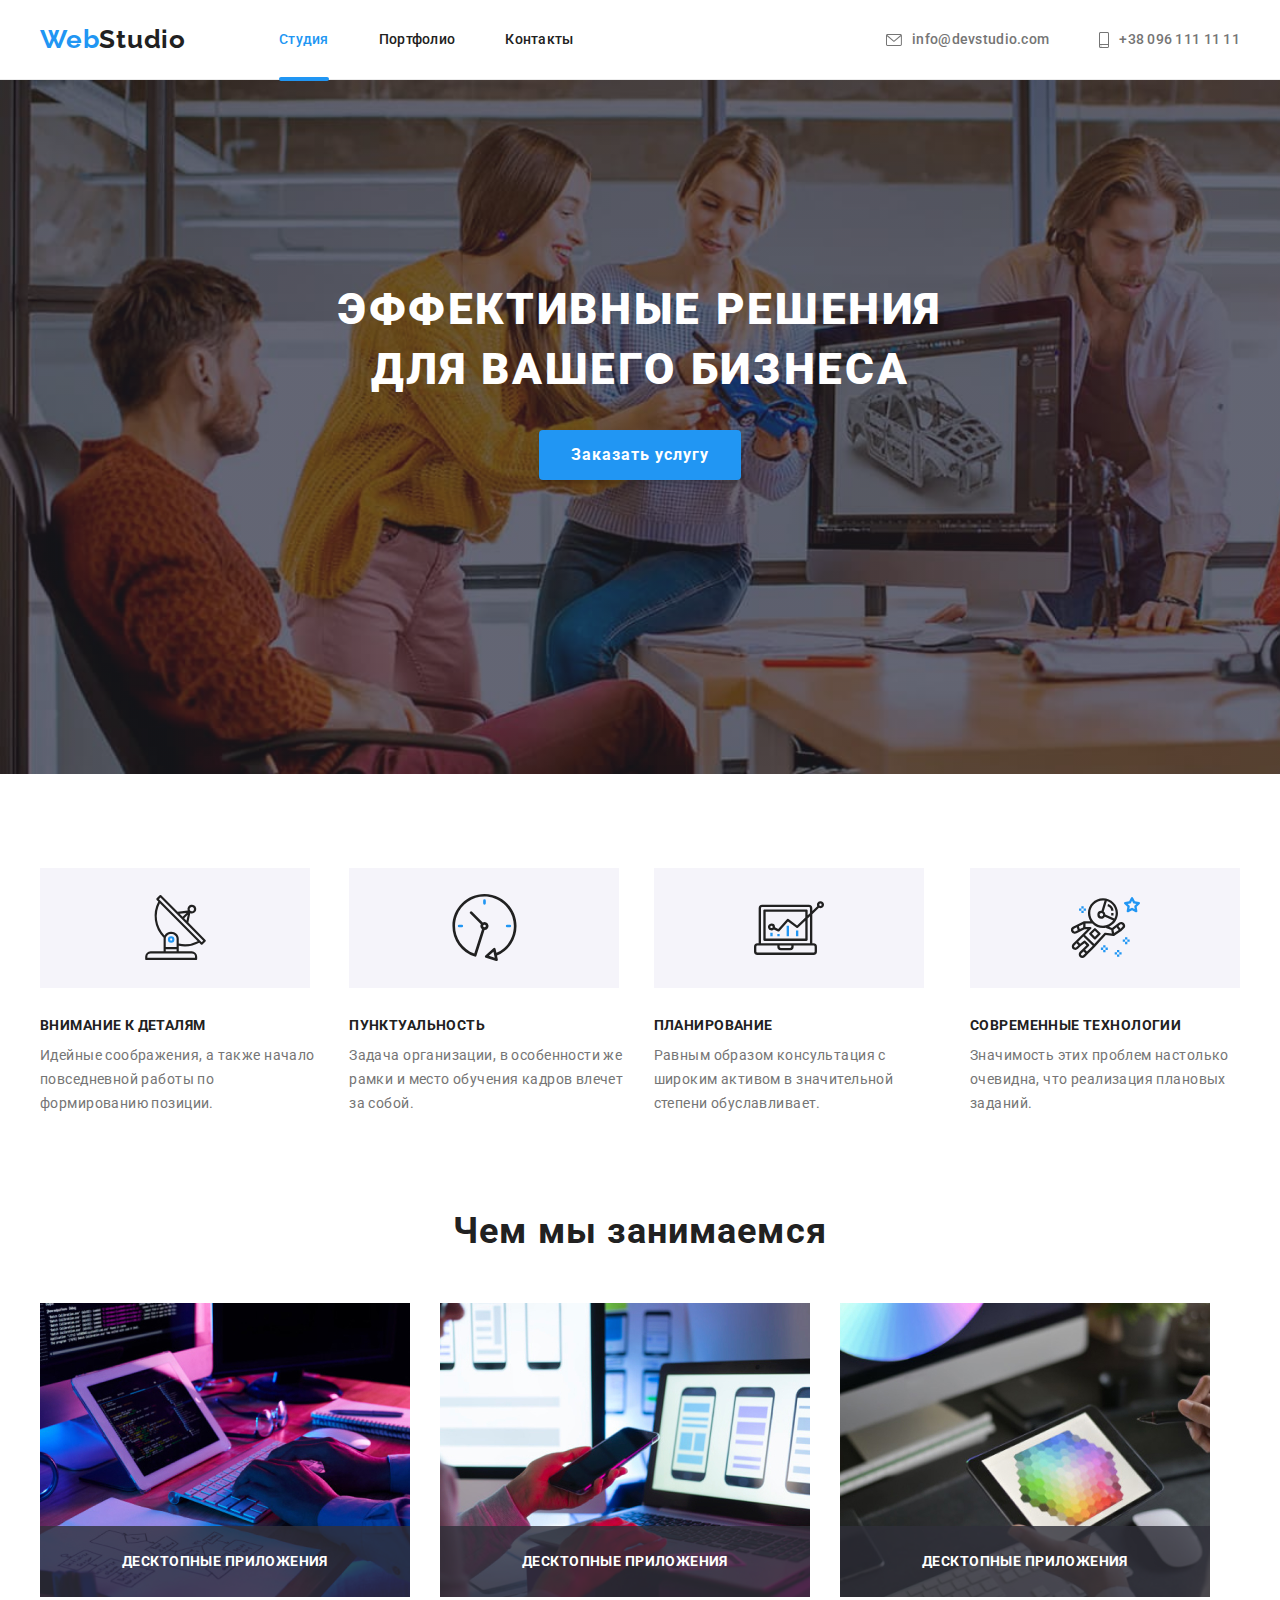
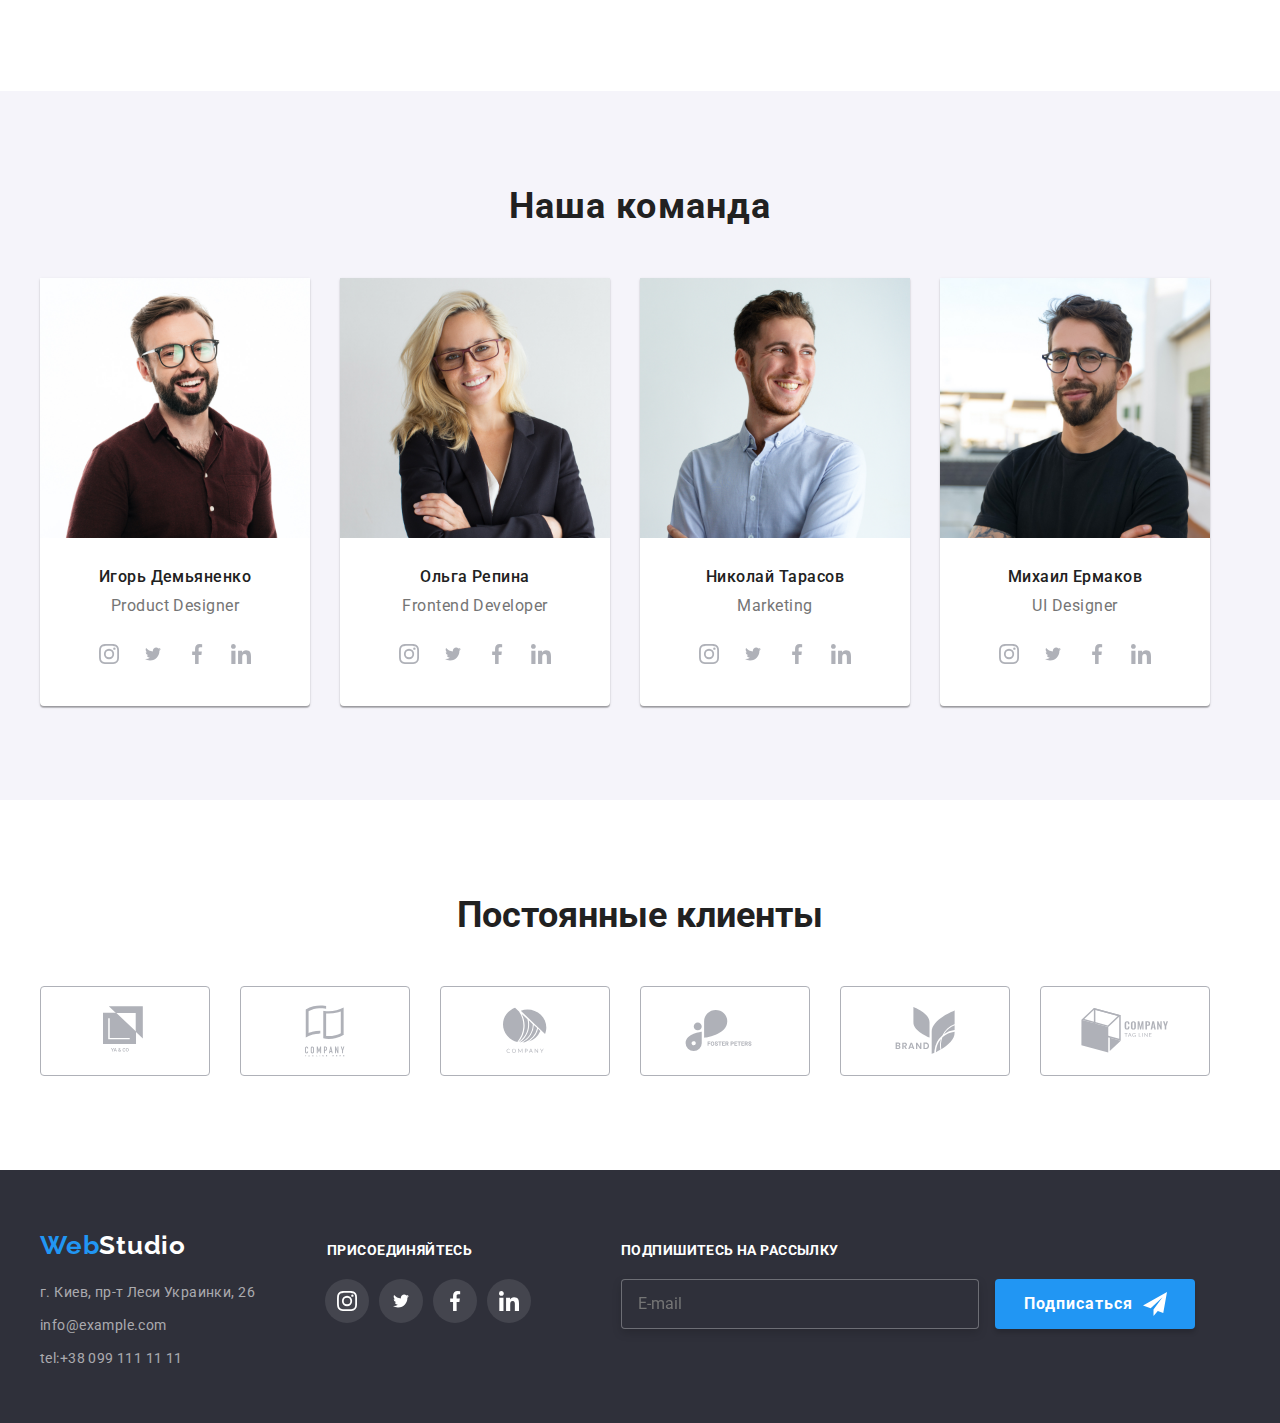
<file: index.html>
<!DOCTYPE html>
<html lang="ru">

<head>
  <meta charset="UTF-8" />
  <meta name="viewport" content="width=device-width, initial-scale=1.0" />
  <title>WebStudio</title>
  <link href="https://fonts.googleapis.com/css2?family=Raleway:wght@700&family=Roboto:wght@400;500;700;900&display=swap"
    rel="stylesheet" />
  <link rel="stylesheet" href="https://cdnjs.cloudflare.com/ajax/libs/modern-normalize/1.0.0/modern-normalize.min.css">
  <link rel="stylesheet" href="./css/main.min.css" />
</head>

<body>
  <header class="header">
    <div class="container header-container">
      
        <a href="./">
          <p class="logo">Web<span class="logo-accent">Studio</span></p>
        </a>
        <nav class="nav">
        <ul class="nav-list">
          <li class="nav-item"><a href="#" class="nav-link current">Студия</a></li>
          <li class="nav-item">
            <a href="./portfolio.html" class="nav-link">Портфолио</a>
          </li>
          <li class="nav-item"><a href="#" class="nav-link">Контакты</a></li>
        </ul>
      </nav>
      <ul class="contacts">
        <li class="contacts-item">
          <a href="mailto:info@devstudio.com" class="contacts-link"><svg class="contacts-icon mail-icon">
            <use href="./images/sprite.svg#icon-envelope" />
          </svg><span class="contacts-text">info@devstudio.com</span></a>
        </li>
        <li class="contacts-item">
          <a href="tel::+38(096)111-11-11" class="contacts-link"><svg class="contacts-icon tel-icon">
            <use href="./images/sprite.svg#icon-smartphone"/>
          </svg><span class="contacts-text">+38 096 111 11 11</span></a>
        </li>
      </ul>
    </div>
  </header>

  <main>
    <section class="hero">
      <div class="container">
        <h1 class="hero-title">Эффективные решения<br /> для вашего бизнеса</h1>
        <button class="hero-btn" data-modal-open>Заказать услугу</button>
      </div>
      
    </section>
    <section class="featchers">
      <h2 class="featchers-main-title">Наши приемущества</h2>
      <div class="container">
        <ul class="featchers-list">
          <li class="featchers-item attention">
            <h3 class="featchers-title">Внимание к деталям</h3>
            <p class="featchers-text">Идейные соображения, а также начало повседневной работы по формированию позиции.</p>
          </li>
          <li class="featchers-item punctuality">
            <h3 class="featchers-title">Пунктуальность</h3>
            <p class="featchers-text">Задача организации, в особенности же рамки и место обучения кадров влечет за собой.</p>
          </li>
          <li class="featchers-item planning">
            <h3 class="featchers-title">Планирование</h3>
            <p class="featchers-text">Равным образом консультация с широким активом в значительной степени обуславливает.</p>
          </li>
          <li class="featchers-item technologies">
            <h3 class="featchers-title">Современные технологии</h3>
            <p class="featchers-text">Значимость этих проблем настолько очевидна, что реализация плановых заданий.</p>
          </li>
        </ul>
      </div>
    </section>
    <section class="what-we-do">
      <div class="container">
        <h2 class="what-we-do-title">Чем мы занимаемся</h2>
        <ul class="what-we-do-list">
          <li class="what-we-do-item">
           <h3 class="what-we-do-item-title">Десктопные приложения</h3>
           <img src="./images/img.jpg" alt="what we do" width="370" /> 
          </li>
          <li class="what-we-do-item">
           <h3 class="what-we-do-item-title">Десктопные приложения</h3>
           <img src="./images/img-2.jpg" alt="what we do" width="370" />
          </li>
          <li class="what-we-do-item">
           <h3 class="what-we-do-item-title">Десктопные приложения</h3>
           <img src="./images/img-3.jpg" alt="what we do" width="370" />
          </li>
        </ul>
      </div>
    </section>
    <section class="our-team">
      <div class="container">
        <h2 class="our-team-title">Наша команда</h2>
        <ul class="our-team-list">
          <li class="our-team-item">
            <img src="./images/img-6.jpg" alt="our team" width="270" />
            <h3 class="our-team-item-title">Игорь Демьяненко</h3>
            <p class="our-team-item-text">Product Designer</p>
            <ul class="our-team-social-list">
              <li class="our-team-social-item"><a class="our-team-social-link" href=""><svg class="social-icon instagram-icon">
                    <use href="./images/sprite.svg#icon-instagram-2"></use>
                  </svg></a></li>
              <li class="our-team-social-item"><a class="our-team-social-link" href=""><svg class="social-icon twitter-icon">
                    <use href="./images/sprite.svg#icon-twitter-1"></use>
                  </svg></a></li>
              <li class="our-team-social-item"><a class="our-team-social-link" href=""><svg class="social-icon facebook-icon">
                    <use href="./images/sprite.svg#icon-facebook-1"></use>
                  </svg></a></li>
              <li class="our-team-social-item"><a class="our-team-social-link" href=""><svg class="social-icon linkedin-icon">
                    <use href="./images/sprite.svg#icon-linkedin-1"></use>
                  </svg></a></li>
            </ul>
          </li>
          <li class="our-team-item">
            <img src="./images/img-7.jpg" alt="our team" width="270" />
            <h3 class="our-team-item-title">Ольга Репина</h3>
            <p class="our-team-item-text">Frontend Developer</p>
            <ul class="our-team-social-list">
              <li class="our-team-social-item"><a class="our-team-social-link" href=""><svg class="social-icon instagram-icon">
                    <use href="./images/sprite.svg#icon-instagram-2"></use>
                  </svg></a></li>
              <li class="our-team-social-item"><a class="our-team-social-link" href=""><svg class="social-icon twitter-icon">
                    <use href="./images/sprite.svg#icon-twitter-1"></use>
                  </svg></a></li>
              <li class="our-team-social-item"><a class="our-team-social-link" href=""><svg class="social-icon facebook-icon">
                    <use href="./images/sprite.svg#icon-facebook-1"></use>
                  </svg></a></li>
              <li class="our-team-social-item"><a class="our-team-social-link" href=""><svg class="social-icon linkedin-icon">
                    <use href="./images/sprite.svg#icon-linkedin-1"></use>
                  </svg></a></li>
            </ul>
          </li>
          <li class="our-team-item">
            <img src="./images/img-8.jpg" alt="our team" width="270" />
            <h3 class="our-team-item-title">Николай Тарасов</h3>
            <p class="our-team-item-text">Marketing</p>
            <ul class="our-team-social-list">
              <li class="our-team-social-item"><a class="our-team-social-link" href=""><svg class="social-icon instagram-icon">
                    <use href="./images/sprite.svg#icon-instagram-2"></use>
                  </svg></a></li>
              <li class="our-team-social-item"><a class="our-team-social-link" href=""><svg class="social-icon twitter-icon">
                    <use href="./images/sprite.svg#icon-twitter-1"></use>
                  </svg></a></li>
              <li class="our-team-social-item"><a class="our-team-social-link" href=""><svg class="social-icon facebook-icon">
                    <use href="./images/sprite.svg#icon-facebook-1"></use>
                  </svg></a></li>
              <li class="our-team-social-item"><a class="our-team-social-link" href=""><svg class="social-icon linkedin-icon">
                    <use href="./images/sprite.svg#icon-linkedin-1"></use>
                  </svg></a></li>
            </ul>
          </li>
          <li class="our-team-item">
            <img src="./images/img-9.jpg" alt="our team" width="270" />
            <h3 class="our-team-item-title">Михаил Ермаков</h3>
            <p class="our-team-item-text">UI Designer</p>
            <ul class="our-team-social-list">
              <li class="our-team-social-item"><a class="our-team-social-link" href=""><svg class="social-icon instagram-icon">
                    <use href="./images/sprite.svg#icon-instagram-2"></use>
                  </svg></a></li>
              <li class="our-team-social-item"><a class="our-team-social-link" href=""><svg class="social-icon twitter-icon">
                    <use href="./images/sprite.svg#icon-twitter-1"></use>
                  </svg></a></li>
              <li class="our-team-social-item"><a class="our-team-social-link" href=""><svg class="social-icon facebook-icon">
                    <use href="./images/sprite.svg#icon-facebook-1"></use>
                  </svg></a></li>
              <li class="our-team-social-item"><a class="our-team-social-link" href=""><svg class="social-icon linkedin-icon">
                    <use href="./images/sprite.svg#icon-linkedin-1"></use>
                  </svg></a></li>
            </ul>
          </li>
        </ul>
      </div>
    </section>
    <section class="customers">
      <div class="clients container">
      <h2 class="clients-title">
        Постоянные клиенты
      </h2>
      <ul class="clients-list">
        <li class="clients-item"><a href="" class="clients-link"><svg class="clients-icon ya-co">
              <use href="./images/sprite.svg#icon-logo-1"></use>
            </svg></a></li>
        <li class="clients-item"><a href="" class="clients-link"><svg class="clients-icon comapny-tag-line-here">
              <use href="./images/sprite.svg#icon-logo-2"></use>
            </svg></a></li>
        <li class="clients-item"><a href="" class="clients-link"><svg class="clients-icon company">
              <use href="./images/sprite.svg#icon-logo-3"></use>
            </svg></a></li>
        <li class="clients-item"><a href="" class="clients-link"><svg class="clients-icon foster-peters">
              <use href="./images/sprite.svg#icon-logo-4"></use>
            </svg></a></li>
        <li class="clients-item"><a href="" class="clients-link"><svg class="clients-icon brand">
              <use href="./images/sprite.svg#icon-logo-5"></use>
            </svg></a></li>
        <li class="clients-item"><a href="" class="clients-link"><svg class="clients-icon company-tag-line">
              <use href="./images/sprite.svg#icon-logo-6"></use>
            </svg></a></li>
      </ul>
    </div>
    </section>
  </main>
  <footer class="footer ">
    <div class="container">
      <div class="wrapper">
      <div>
      <a href="./" class="footer-logo-link">
        <p class="footer-logo logo">Web<span class="footer-logo-accent">Studio</span></p>
      </a>
      <ul class="footer-contacts-list">
        <li class="footer-contacts-item">
          <a href="https://www.google.com/maps/place/бульвар+Лесі+Українки,+26,+Київ,+02000/@50.4266678,30.5372968,18z/data=!4m13!1m7!3m6!1s0x40d4cf0e033ecbe9:0x57a4dffefec77da0!2z0LHRg9C70YzQstCw0YAg0JvQtdGB0ZYg0KPQutGA0LDRl9C90LrQuCwgMjYsINCa0LjRl9CyLCAwMjAwMA!3b1!8m2!3d50.4265807!4d30.5383858!3m4!1s0x40d4cf0e033ecbe9:0x57a4dffefec77da0!8m2!3d50.4265807!4d30.5383858"
            class="footer-contacts-address" target="_blank"><span class="footer-address-text">г. Киев, пр-т Леси Украинки, 26</span></a>
        </li>
        <li class="footer-contacts-item">
          <a href="mailto:info@devstudio.com" class="footer-contacts-mail"><span class="footer-mail-text">info@example.com</span</a>
        </li>
        <li class="footer-contacts-item">
          <a href="tel::+38(096)111-11-11" class="footer-contacts-tel"><span class="footer-tel-text">tel:+38 099 111 11 11</span</a>
        </li>
      </ul>
    </div>
    <div>
      <h2 class="join-us">Присоединяйтесь</h2>
      <ul class="footer-social-list">
        <li class="footer-social-item"><a href="https://www.instagram.com/" class="footer-social-link"><svg
              class="footer-social-icon instagram-icon">
              <use href="./images/sprite.svg#icon-instagram-2"></use>
            </svg></a></li>
        <li class="footer-social-item"><a href="https://www.twitter.com/" class="footer-social-link"><svg
              class="footer-social-icon twitter-icon">
              <use href="./images/sprite.svg#icon-twitter-1"></use>
            </svg></a></li>
        <li class="footer-social-item"><a href="https://www.facebook.com/" class="footer-social-link"><svg
              class="footer-social-icon facebook-icon">
              <use href="./images/sprite.svg#icon-facebook-1"></use>
            </svg></a></li>
        <li class="footer-social-item"><a href="https://www.linkedin.com/" class="footer-social-link"><svg
              class="footer-social-icon linkedin-icon">
              <use href="./images/sprite.svg#icon-linkedin-1"></use>
            </svg></a></li>
      </ul>
      </div>
      <div class="subscribe"> 
        <form class="subscribe-form">
          <label for="subscribe-input" class="subscribe-label">Подпишитесь на рассылку</label>
          <input type="text" name="subscribe-input" id="subscribe-input" class="subscribe-input" placeholder="E-mail">
          <button class="subscribe-btn"><span class="subscribe-btn-text">Подписаться</span> 
            <div class="subscribe-btn-img">
              <img src="./images/iconsend.svg" alt=""></div>
           </button>
        </form>
        </div>
      </div>
    </div>
  </footer>
  <div class="backdrop is-hidden" data-modal>
    <div class="order"> 
      <form class="order-form">
      <h2 class="order-form-title">Оставьте свои данные, мы вам перезвоним</h2>
      <p class="form-field">
         <label for="name" class="form-label">Имя</label>
         <input type="text" name="name" id="name" class="form-input name"/>
         <svg class="modal-name-img">
           <use href="./images/sprite.svg#icon-Vector"/>
         </svg>
      </p>
      <p class="form-field">
        <label for="tel" class="form-label">Телефон</label>
        <input type="tel" name="tel" id="tel" class="form-input tel">
        <svg class="modal-tel-img">
          <use href="./images/sprite.svg#icon-Vector1" />
        </svg>
      </p>
      <p class="form-field">
        <label for="email" class="form-label">Почта</label>
        <input type="email" name="email" id="email" class="form-input email">
        <svg class="modal-email-img">
          <use href="./images/sprite.svg#icon-Vector2" />
        </svg>
      </p>
      <p class="form-field">
        <label for="comments" class="form-label">Комментарии</label>
        <textarea name="comments" id="comments" placeholder="Введите текст" class="form-input text-area"></textarea>
      </p>
      <p class="form-field checkbox-field">
        <label for="license" class="checkbox-label">
          <input type="checkbox" name="license" id="license" value="agree" class="checkbox-input">
          <span class="checkbox-icon"></span>Соглашаюсь с рассылкой и принимаю <a href="" class="license-accent">Условия
            договора</a>
        </label>
      </p>
      <p class="send-order">
        <button class="send-order-btn">Отправить</button>
      </p>
      <button class="close-btn" data-modal-close>
        <svg class="close-img">
          <use href="./images/sprite.svg#icon-Btn-close" />
        </svg>
      </button>
        
      </form>
    </div>
  </div>
  <script src="./js/modal.js"></script>
</body>

</html>
</file>
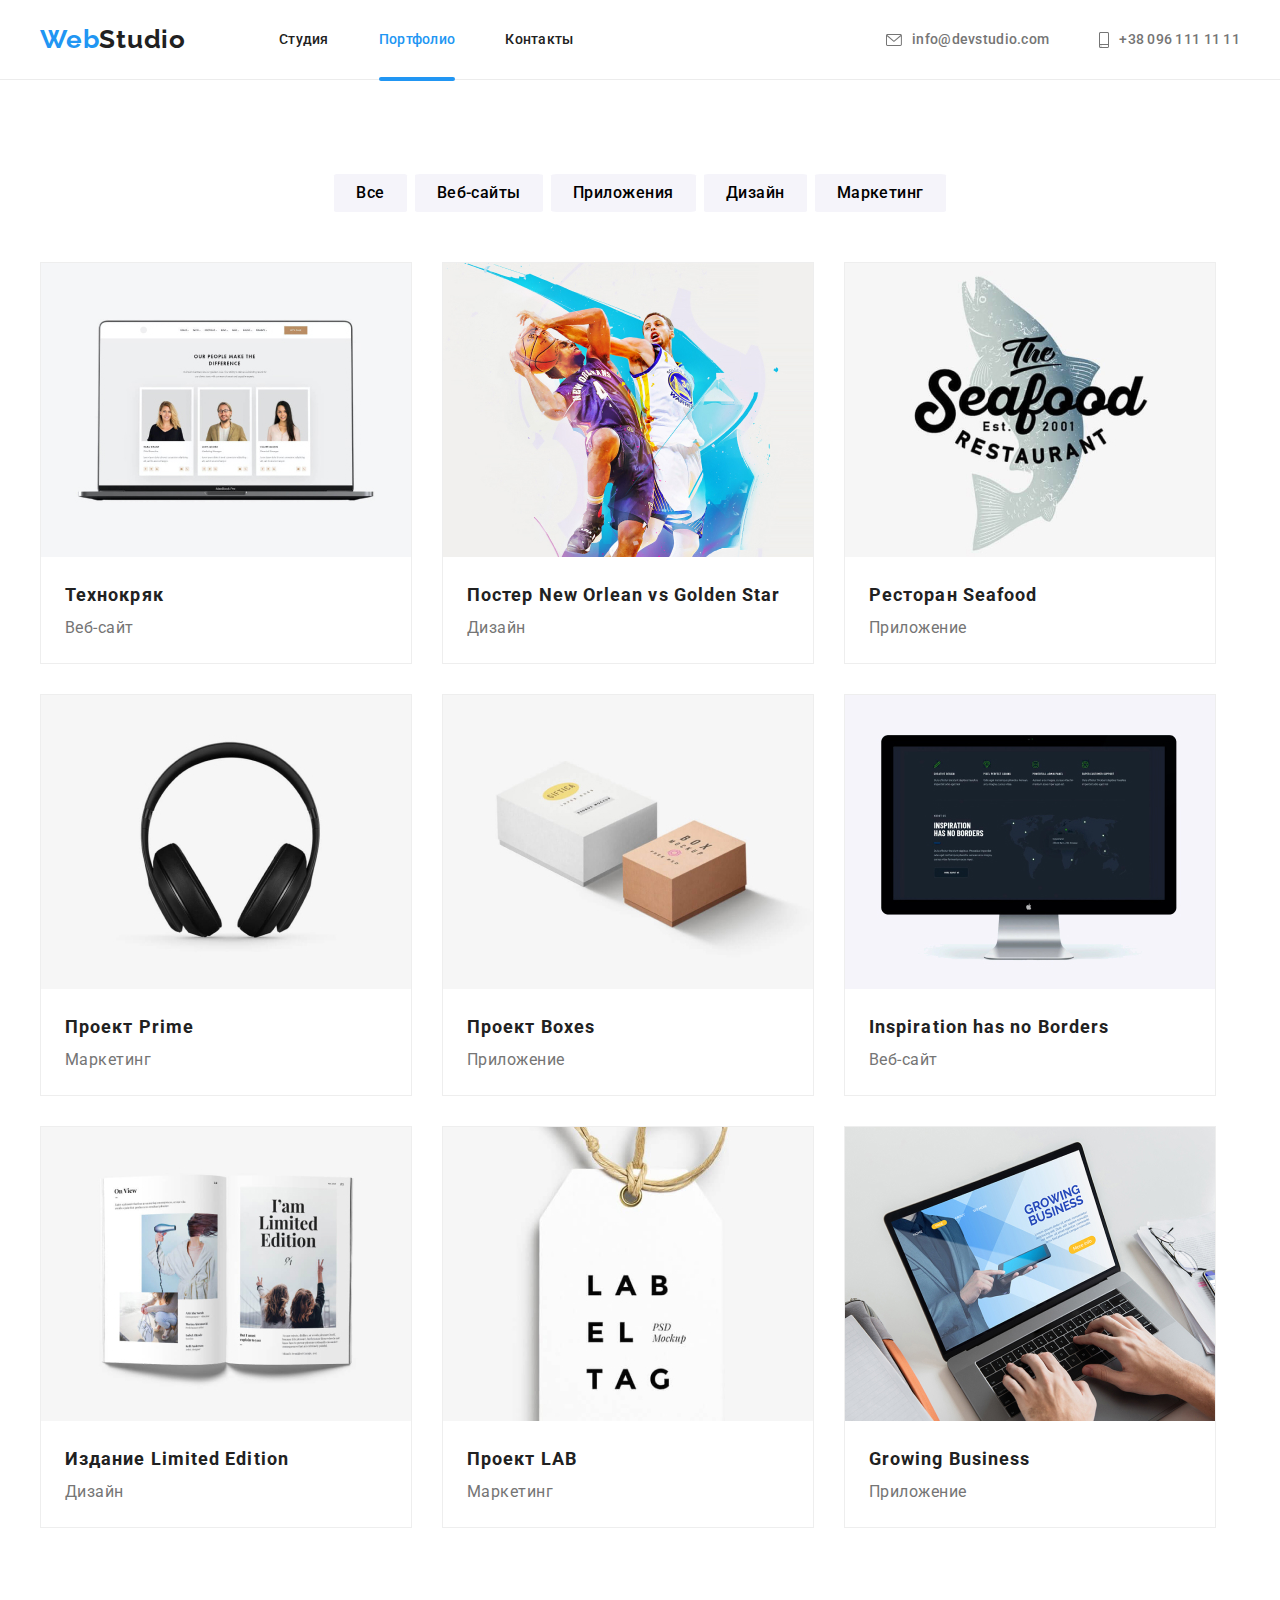
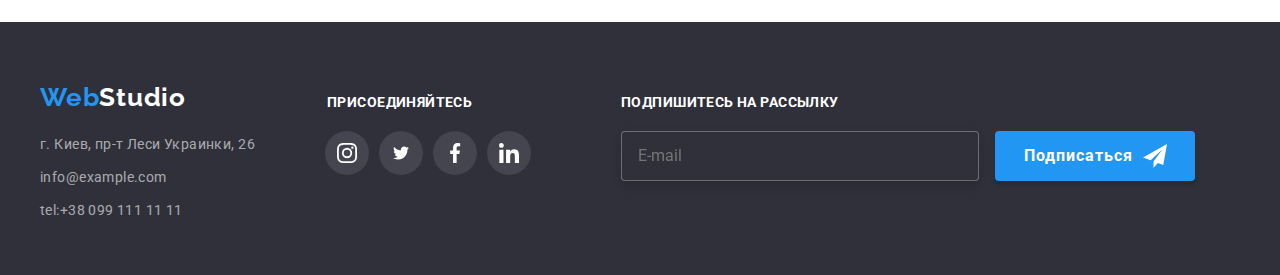
<file: portfolio.html>
<!DOCTYPE html>
<html lang="ru">

<head>
  <meta charset="UTF-8" />
  <meta name="viewport" content="width=device-width, initial-scale=1.0" />
  <title>Portfolio</title>
  <link href="https://fonts.googleapis.com/css2?family=Raleway:wght@700&family=Roboto:wght@400;500;700;900&display=swap"
    rel="stylesheet" />
  <link rel="stylesheet" href="https://cdnjs.cloudflare.com/ajax/libs/modern-normalize/1.0.0/modern-normalize.min.css">
  <link rel="stylesheet" href="./css/main.min.css" />
</head>

<body>
  <header class="header">
    <div class="container header-container">
        <a href="./">
          <p class="logo">Web<span class="logo-accent">Studio</span></p>
        </a>
      <nav class="nav">
        <ul class="nav-list"">
          <li class="nav-item">
            <a href="./index.html" class="nav-link">Студия</a>
          </li>
          <li class="nav-item">
            <a href="./portfolio.html" class="nav-link current">Портфолио</a>
          </li>
          <li class="nav-item">
            <a href="" class="nav-link">Контакты</a>
          </li>
        </ul>
      </nav>
      <ul class="contacts">
        <li class="contacts-item">
          <a href="mailto:info@devstudio.com" class="contacts-link"><svg class="contacts-icon mail-icon">
              <use href="./images/sprite.svg#icon-envelope" />
            </svg><span class="contacts-text">info@devstudio.com</span></a>
        </li>
        <li class="contacts-item">
          <a href="tel::+38(096)111-11-11" class="contacts-link"><svg class="contacts-icon tel-icon">
              <use href="./images/sprite.svg#icon-smartphone" />
            </svg><span class="contacts-text">+38 096 111 11 11</span></a>
        </li>
      </ul>
    </div>
  </header>
  <main>
    <section class="portfolio">
      <!-- <h1>OurProjects</h1> -->
      <div class="container">
        <ul class="portfolio-btn-list">
          <li class="portfolio-item">
            <button class="portfolio-btn" type="button">Все</button>
          </li>
          <li class="portfolio-item">
            <button class="portfolio-btn" type="button">Веб-сайты</button>
          </li>
          <li class="portfolio-item">
            <button class="portfolio-btn" type="button">Приложения</button>
          </li>
          <li class="portfolio-item">
            <button class="portfolio-btn" type="button">Дизайн</button>
          </li>
          <li class="portfolio-item">
            <button class="portfolio-btn" type="button">Маркетинг</button>
          </li>
        </ul>
        <ul class="examples-list">
          <li class="examples-item">
        <div class="examples-container">
          <div class="examples-img">
            <img src="./images/1.jpg" alt="OurProjects" width="370" />
          </div>
          <p class="examples-text">Технокряк это современная площадка распространения коронавируса. Компании
            используют эту платформу для цифрового
            шпионажа и атак на защищённые сервера конкурентов.</p>
          </div>
          <div class="description">
            <h3 class="examples-title">Технокряк</h3>
          <p class="examples-subtitle">Веб-сайт</p></div>
          </li>
          <li class="examples-item">
            <div class="examples-container">
              <div class="examples-img">
              <img src="./images/2.jpg" alt="OurProjects" width="370" />
              </div>
              <p class="examples-text">Технокряк это современная площадка распространения коронавируса. Компании
                используют эту
                платформу для цифрового
                шпионажа и атак на защищённые сервера конкурентов.</p>
              </div>
              <div class="description">
              <h3 class="examples-title">Постер New Orlean vs Golden Star</h3>
              <p class="examples-subtitle">Дизайн</p>
              </div>
              </li>
          <li class="examples-item">
            <div class="examples-container">
              <div class="examples-img">
              <img src="./images/3.jpg" alt="OurProjects" width="370" />
              </div>
              <p class="examples-text">Технокряк это современная площадка распространения коронавируса. Компании
                используют эту
                платформу для цифрового
                шпионажа и атак на защищённые сервера конкурентов.</p>
              </div>
              <div class="description">
                <h3 class="examples-title">Ресторан Seafood</h3>
                <p class="examples-subtitle">Приложение</p>
              </div>
              
          </li>
          <li class="examples-item">
            <div class="examples-container">
              <div class="examples-img">
              <img src="./images/4.jpg" alt="OurProjects" width="370" />
              </div>
              <p class="examples-text">Технокряк это современная площадка распространения коронавируса. Компании
                используют эту
                платформу для цифрового
                шпионажа и атак на защищённые сервера конкурентов.</p>
              </div>
              <div class="description">
                <h3 class="examples-title">Проект Prime</h3>
                <p class="examples-subtitle">Маркетинг</p>
              </div>
              
              </li>
          <li class="examples-item">
            <div class="examples-container">
              <div class="examples-img">
              <img src="./images/5.jpg" alt="OurProjects" width="370" />
              </div>
              <p class="examples-text">Технокряк это современная площадка распространения коронавируса. Компании
                используют эту
                платформу для цифрового
                шпионажа и атак на защищённые сервера конкурентов.</p>
              </div>
              <div class="description">
                <h3 class="examples-title">Проект Boxes</h3>
                <p class="examples-subtitle">Приложение</p>
              </div>
              
              </li>
          <li class="examples-item">
            <div class="examples-container">
              <div class="examples-img">
              <img src="./images/6.jpg" alt="OurProjects" width="370" />
              </div>
              <p class="examples-text">Технокряк это современная площадка распространения коронавируса. Компании
                используют эту
                платформу для цифрового
                шпионажа и атак на защищённые сервера конкурентов.</p>
              </div>
              <div class="description">
                <h3 class="examples-title">Inspiration has no Borders</h3>
                <p class="examples-subtitle">Веб-сайт</p>
              </div>
              
              </li>
          <li class="examples-item">
            <div class="examples-container">
              <div class="examples-img">
              <img src="./images/7.jpg" alt="OurProjects" width="370" />
              </div>
              <p class="examples-text">Технокряк это современная площадка распространения коронавируса. Компании
                используют эту
                платформу для цифрового
                шпионажа и атак на защищённые сервера конкурентов.</p>
              </div>
              <div class="description">
                <h3 class="examples-title">Издание Limited Edition</h3>
                <p class="examples-subtitle">Дизайн</p>
              </div>
              
              </li>
          <li class="examples-item">
            <div class="examples-container">
              <div class="examples-img">
              <img src="./images/8.jpg" alt="OurProjects" width="370" />
              </div>
              <p class="examples-text">Технокряк это современная площадка распространения коронавируса. Компании
                используют эту
                платформу для цифрового
                шпионажа и атак на защищённые сервера конкурентов.</p>
              </div>
              <div class="description">
                <h3 class="examples-title">Проект LAB</h3>
                <p class="examples-subtitle">Маркетинг</p>
              </div>
              
          </li>
          <li class="examples-item">
            <div class="examples-container">
              <div class="examples-img">
              <img src="./images/9.jpg" alt="OurProjects" width="370" />
              </div>
              <p class="examples-text">Технокряк это современная площадка распространения коронавируса. Компании
                используют эту
                платформу для цифрового
                шпионажа и атак на защищённые сервера конкурентов.</p>
              </div>
              <div class="description">
                <h3 class="examples-title">Growing Business</h3>
              <p class="examples-subtitle">Приложение</p></div>
              
              </li>
          </li>
        </ul>
      </div>
    </section>
  </main>
<footer class="footer ">
  <div class="container">
    <div class="wrapper">
      <div>
        <a href="./" class="footer-logo-link">
          <p class="footer-logo logo">Web<span class="footer-logo-accent">Studio</span></p>
        </a>
        <ul class="footer-contacts-list">
          <li class="footer-contacts-item">
            <a href="https://www.google.com/maps/place/бульвар+Лесі+Українки,+26,+Київ,+02000/@50.4266678,30.5372968,18z/data=!4m13!1m7!3m6!1s0x40d4cf0e033ecbe9:0x57a4dffefec77da0!2z0LHRg9C70YzQstCw0YAg0JvQtdGB0ZYg0KPQutGA0LDRl9C90LrQuCwgMjYsINCa0LjRl9CyLCAwMjAwMA!3b1!8m2!3d50.4265807!4d30.5383858!3m4!1s0x40d4cf0e033ecbe9:0x57a4dffefec77da0!8m2!3d50.4265807!4d30.5383858"
              class="footer-contacts-address" target="_blank"><span class="footer-address-text">г. Киев, пр-т Леси
                Украинки, 26</span></a>
          </li>
          <li class="footer-contacts-item">
            <a href="mailto:info@devstudio.com" class="footer-contacts-mail"><span
                class="footer-mail-text">info@example.com</span< /a>
          </li>
          <li class="footer-contacts-item">
            <a href="tel::+38(096)111-11-11" class="footer-contacts-tel"><span class="footer-tel-text">tel:+38 099 111
                11 11</span< /a>
          </li>
        </ul>
      </div>
      <div>
        <h2 class="join-us">Присоединяйтесь</h2>
        <ul class="footer-social-list">
          <li class="footer-social-item"><a href="https://www.instagram.com/" class="footer-social-link"><svg
                class="footer-social-icon instagram-icon">
                <use href="./images/sprite.svg#icon-instagram-2"></use>
              </svg></a></li>
          <li class="footer-social-item"><a href="https://www.twitter.com/" class="footer-social-link"><svg
                class="footer-social-icon twitter-icon">
                <use href="./images/sprite.svg#icon-twitter-1"></use>
              </svg></a></li>
          <li class="footer-social-item"><a href="https://www.facebook.com/" class="footer-social-link"><svg
                class="footer-social-icon facebook-icon">
                <use href="./images/sprite.svg#icon-facebook-1"></use>
              </svg></a></li>
          <li class="footer-social-item"><a href="https://www.linkedin.com/" class="footer-social-link"><svg
                class="footer-social-icon linkedin-icon">
                <use href="./images/sprite.svg#icon-linkedin-1"></use>
              </svg></a></li>
        </ul>
      </div>
      <div class="subscribe">
        <form class="subscribe-form">
          <label for="subscribe-input" class="subscribe-label">Подпишитесь на рассылку</label>
          <input type="text" name="subscribe-input" id="subscribe-input" class="subscribe-input" placeholder="E-mail">
          <button class="subscribe-btn"><span class="subscribe-btn-text">Подписаться</span>
            <div class="subscribe-btn-img">
              <img src="./images/iconsend.svg" alt=""></div>
          </button>
        </form>
      </div>
    </div>
  </div>
</footer>
</body>

</html>
</file>
<file: css/main.min.css>
html{-webkit-box-sizing:border-box;box-sizing:border-box}*,*::before,*::after{-webkit-box-sizing:inherit;box-sizing:inherit;margin:0;padding:0}body{color:#757575;font-family:"Roboto", sans-serif}img{display:block}h1,h2,h3,h4,h5,h6{color:#212121;font-weight:700;margin-top:0;margin-bottom:0}a{text-decoration:none}button{border:0}a:active,a:focus{outline:none}input,textarea{outline:none}input:active,textarea:active{outline:none}:focus{outline:none}textarea{resize:none}textarea{resize:vertical}textarea{resize:horizontal}ul{-webkit-padding-start:0px;padding-inline-start:0px;margin:0px;padding:0px}li{-webkit-padding-start:0px;padding-inline-start:0px;list-style-type:none}p{margin-top:0;margin-bottom:0}input{margin:0;padding:0}.container{margin:0 auto;width:1230px;padding-left:15px;padding-right:15px}.instagram-icon{width:20px;height:20px}.twitter-icon{width:20px;height:16px}.facebook-icon{width:20px;height:20px}.linkedin-icon{width:20px;height:20px}.header{margin-top:24px;padding-bottom:24px;border-bottom:1px solid #ececec}.header-container{display:-webkit-box;display:-ms-flexbox;display:flex;-webkit-box-align:center;-ms-flex-align:center;align-items:center;-webkit-box-pack:center;-ms-flex-pack:center;justify-content:center}.logo{font-family:Raleway;font-weight:700;font-size:26px;line-height:1.2;letter-spacing:0.03em;color:#2196f3}.logo-accent{color:#212121}.nav{margin-left:93px}.nav-list{display:-webkit-box;display:-ms-flexbox;display:flex}.nav-list .nav-item+.nav-item{margin-left:50px}.nav-link{position:relative;font-weight:500;font-size:14px;line-height:1.2;letter-spacing:0.02em;color:#212121}.nav-link:hover,.nav-link:focus{color:#2196f3;-webkit-transition:cubic-bezier(0.4, 0, 0.2, 1);transition:cubic-bezier(0.4, 0, 0.2, 1);-webkit-transition-duration:250ms;transition-duration:250ms}.nav-link.current{color:#2196f3}.nav-link.current::after{display:block;content:"";margin-top:28px;width:100%;height:4px;background-color:#2196f3;border-radius:4px;position:absolute}.nav-link.current:hover::after{width:100%}.contacts-link{display:-webkit-box;display:-ms-flexbox;display:flex;-webkit-box-align:center;-ms-flex-align:center;align-items:center;color:#757575}.contacts-link:hover,.contacts-link:focus{-webkit-transition:cubic-bezier(0.4, 0, 0.2, 1);transition:cubic-bezier(0.4, 0, 0.2, 1);-webkit-transition-duration:250ms;transition-duration:250ms;color:#2196f3}.contacts-link:hover .contacts-icon,.contacts-link:focus .contacts-icon{-webkit-transition:cubic-bezier(0.4, 0, 0.2, 1);transition:cubic-bezier(0.4, 0, 0.2, 1);-webkit-transition-duration:250ms;transition-duration:250ms;fill:#2196f3}.contacts{display:-webkit-box;display:-ms-flexbox;display:flex;margin-left:auto;font-weight:500;font-size:14px;line-height:1.14;letter-spacing:0.02em;-webkit-columns:#212121;columns:#212121}.contacts .contacts-item+.contacts-item{margin-left:50px}.contacts-icon,.contacts-icon{fill:#757575}.mail-icon{width:16px;height:12px}.tel-icon{width:10px;height:16px}.contacts-text{margin-left:10px}.hero{text-align:center;padding-bottom:94px;padding-top:200px;background-image:-webkit-gradient(linear, left top, right top, from(rgba(47,48,58,0.4)), to(rgba(47,48,58,0.4))),url("../images/hero.jpg");background-image:linear-gradient(to right, rgba(47,48,58,0.4), rgba(47,48,58,0.4)),url("../images/hero.jpg");background-repeat:no-repeat;background-size:cover;background-color:#2f303a}.hero-title{color:#fff;font-weight:900;font-size:44px;line-height:1.36em;letter-spacing:0.06em;text-transform:uppercase;margin-bottom:30px}.hero-btn{font-weight:700;font-size:16px;line-height:1.87;letter-spacing:0.06em;padding:10px 32px;margin-bottom:200px;color:#fff;background-color:#2196f3;-webkit-box-shadow:0px 4px 4px rgba(0,0,0,0.15);box-shadow:0px 4px 4px rgba(0,0,0,0.15);border-radius:4px;cursor:pointer}.hero-btn:focus,.hero-btn:active{outline:none}.footer{background-color:#2f303a}.wrapper{display:-webkit-box;display:-ms-flexbox;display:flex}.footer-logo{padding-top:60px;margin-bottom:20px}.footer-logo-accent{color:#fff}.footer-address-text{display:block;font-size:14px;line-height:1.71;letter-spacing:0.03em;color:rgba(255,255,255,0.6);margin-bottom:9px}.footer-contacts-mail{display:block;margin-bottom:9px}.footer-mail-text,.footer-tel-text{font-size:14px;line-height:1.71;letter-spacing:0.03em;color:rgba(255,255,255,0.6)}.join-us{display:block;font-weight:700;font-size:14px;margin-top:72px;margin-left:72px;margin-bottom:20px;line-height:1.2;letter-spacing:0.03em;text-transform:uppercase;color:#fff}.footer-social-list{display:-webkit-inline-box;display:-ms-inline-flexbox;display:inline-flex;border-radius:50%;margin-left:70px;margin-bottom:100px}.footer-social-list .footer-social-item+.footer-social-item{margin-left:10px}.footer-social-link{width:44px;height:44px;display:-webkit-box;display:-ms-flexbox;display:flex;-webkit-box-align:center;-ms-flex-align:center;align-items:center;-webkit-box-pack:center;-ms-flex-pack:center;justify-content:center}.footer-social-icon{fill:#fff}.footer-social-item{background-color:rgba(255,255,255,0.1);border-radius:50%}.footer-social-item:hover{background-color:#2196f3;border-radius:50%;-webkit-transition:cubic-bezier(0.4, 0, 0.2, 1);transition:cubic-bezier(0.4, 0, 0.2, 1);-webkit-transition-duration:250ms;transition-duration:250ms}.footer-social-item:hover .social-icon{fill:#fff;-webkit-transition:cubic-bezier(0.4, 0, 0.2, 1);transition:cubic-bezier(0.4, 0, 0.2, 1);-webkit-transition-duration:250ms;transition-duration:250ms}.subscribe{margin-left:90px;margin-top:72px}.subscribe-input{width:358px;height:50px;padding-left:16px;color:#757575;background:#2f303a;border:1px solid rgba(255,255,255,0.3);-webkit-box-sizing:border-box;box-sizing:border-box;-webkit-filter:drop-shadow(0px 4px 4px rgba(0,0,0,0.15));filter:drop-shadow(0px 4px 4px rgba(0,0,0,0.15));border-radius:4px}.subscribe-label{display:block;margin-bottom:20px;font-weight:700;font-size:14px;line-height:1.2;letter-spacing:0.03em;text-transform:uppercase;color:#fff}.subscribe-btn{display:-webkit-inline-box;display:-ms-inline-flexbox;display:inline-flex;position:relative;width:200px;height:50px;margin-left:12px;font-weight:700;font-size:16px;line-height:1.87;-webkit-box-align:center;-ms-flex-align:center;align-items:center;text-align:center;letter-spacing:0.06em;color:#fff;background:#2196f3;background-position:160px center;-webkit-box-shadow:0px 4px 4px rgba(0,0,0,0.15);box-shadow:0px 4px 4px rgba(0,0,0,0.15);border-radius:4px;cursor:pointer}.subscribe-btn-text{margin-left:29px;margin-right:10px}.subscribe-btn-img{width:24px;height:24px}.backdrop{position:fixed;top:0;left:0;width:100%;height:100%;background-color:rgba(0,0,0,0.2);z-index:3}.backdrop.is-hidden{opacity:0;pointer-events:none}.order{position:absolute;top:50%;left:50%;-webkit-transform:translate(-50%, -50%);transform:translate(-50%, -50%);-webkit-animation:animate 100ms;animation:animate 100ms;width:528px;height:581px;text-align:left;background-color:#fff;-webkit-box-shadow:0px 1px 3px rgba(0,0,0,0.12),0px 1px 1px rgba(0,0,0,0.14),0px 2px 1px rgba(0,0,0,0.2);box-shadow:0px 1px 3px rgba(0,0,0,0.12),0px 1px 1px rgba(0,0,0,0.14),0px 2px 1px rgba(0,0,0,0.2);border-radius:4px}.order::before{content:""}.order-form-title{margin-top:40px;margin-bottom:30px;font-weight:700;font-size:20px;line-height:1.2;text-align:center;letter-spacing:0.03em;color:#212121}.form-field{position:relative;width:448px;margin:0 auto 10px}.form-label{font-size:12px;line-height:1.2;letter-spacing:0.01em;color:#757575}.form-input{width:100%;height:40px;padding-left:35px;border:1px solid rgba(33,33,33,0.2);-webkit-box-sizing:border-box;box-sizing:border-box;border-radius:4px;font-size:14px;line-height:1.71;letter-spacing:0.03em;color:#757575}.form-input{outline:none}.form-input.name:hover,.form-input.name:focus{border-color:#2196f3;-webkit-transition:cubic-bezier(0.4, 0, 0.2, 1);transition:cubic-bezier(0.4, 0, 0.2, 1);-webkit-transition-duration:250ms;transition-duration:250ms}.form-input.name:hover+.modal-name-img,.form-input.name:focus+.modal-name-img{fill:#2196f3;-webkit-transition:cubic-bezier(0.4, 0, 0.2, 1);transition:cubic-bezier(0.4, 0, 0.2, 1);-webkit-transition-duration:250ms;transition-duration:250ms}.form-input.email:hover,.form-input.email:focus{border-color:#2196f3;-webkit-transition:cubic-bezier(0.4, 0, 0.2, 1);transition:cubic-bezier(0.4, 0, 0.2, 1);-webkit-transition-duration:250ms;transition-duration:250ms}.form-input.email:hover+.modal-email-img,.form-input.email:focus+.modal-email-img{fill:#2196f3;-webkit-transition:cubic-bezier(0.4, 0, 0.2, 1);transition:cubic-bezier(0.4, 0, 0.2, 1);-webkit-transition-duration:250ms;transition-duration:250ms}.form-input.tel:hover,.form-input.tel:focus{border-color:#2196f3;-webkit-transition:cubic-bezier(0.4, 0, 0.2, 1);transition:cubic-bezier(0.4, 0, 0.2, 1);-webkit-transition-duration:250ms;transition-duration:250ms}.form-input.tel:hover+.modal-tel-img,.form-input.tel:focus+.modal-tel-img{fill:#2196f3;-webkit-transition:cubic-bezier(0.4, 0, 0.2, 1);transition:cubic-bezier(0.4, 0, 0.2, 1);-webkit-transition-duration:250ms;transition-duration:250ms}.form-field textarea::-webkit-input-placeholder{font-weight:400;font-size:12px}.form-field textarea:-ms-input-placeholder{font-weight:400;font-size:12px}.form-field textarea::-ms-input-placeholder{font-weight:400;font-size:12px}.form-field textarea::placeholder{font-weight:400;font-size:12px}.modal-name-img{position:absolute;top:32px;left:15px;width:12px;height:12px}.modal-tel-img{position:absolute;top:32px;left:15px;width:13px;height:13px}.modal-email-img{position:absolute;top:32px;left:15px;width:15px;height:12px}.send-order{margin-top:30px;text-align:center}.send-order-btn{padding:10px 56px;font-weight:700;font-size:16px;line-height:1.87;letter-spacing:0.06em;color:#fff;background:#2196f3;-webkit-box-shadow:0px 4px 4px rgba(0,0,0,0.15);box-shadow:0px 4px 4px rgba(0,0,0,0.15);border-radius:4px;cursor:pointer}.form-field{position:relative}.checkbox-input{position:absolute;-webkit-appearance:none;-moz-appearance:none;appearance:none}.checkbox-input:checked+.checkbox-icon{background-color:#2196f3;background-image:url(../images/iconcheck.svg);background-repeat:no-repeat;background-size:contain;background-origin:border-box;border-color:#2196f3}.checkbox-label{font-size:14px;line-height:1.71;letter-spacing:0.03em;color:#757575}.checkbox-icon{display:inline-block;width:16px;height:15px;margin-right:9px;border:1px solid #000;border-radius:4px}.license-accent{color:#2196f3;text-decoration:underline}.text-area{width:448px;height:120px;padding:12px 16px;resize:none}@-webkit-keyframes animate{0%{-webkit-transform:scale(0);transform:scale(0)}50%{-webkit-transform:scale(0.5);transform:scale(0.5)}100%{-webkit-transform:scale(1);transform:scale(1)}}@keyframes animate{0%{-webkit-transform:scale(0);transform:scale(0)}50%{-webkit-transform:scale(0.5);transform:scale(0.5)}100%{-webkit-transform:scale(1);transform:scale(1)}}.close-btn{position:absolute;top:8px;right:8px;width:30px;height:30px;background-color:#fff;border:1px solid rgba(0,0,0,0.1);border-radius:50%;cursor:pointer}.close-btn:hover .close-img{fill:#2196f3}.close-img{position:absolute;top:50%;left:50%;-webkit-transform:translate(-50%, -50%);transform:translate(-50%, -50%);width:11px;height:11px;fill:#757575}.close-order{width:11px;height:11px;fill:#000000}.featchers{padding-top:94px;padding-bottom:94px}.featchers-main-title{display:none}.featchers-list{display:-webkit-box;display:-ms-flexbox;display:flex}.featchers-list .featchers-item::before{content:"";display:-webkit-inline-box;display:-ms-inline-flexbox;display:inline-flex;width:270px;height:120px;margin-bottom:30px}.featchers-list .attention::before{content:"";background-color:#f5f4fa;background-image:url(../images/antenna.svg);background-repeat:no-repeat;background-position:center;background-size:65px}.featchers-list .punctuality::before{content:"";background-color:#f5f4fa;background-image:url(../images/clock.svg);background-repeat:no-repeat;background-position:center;background-size:67px}.featchers-list .planning::before{content:"";background-color:#f5f4fa;background-image:url(../images/diagram.svg);background-repeat:no-repeat;background-position:center;background-size:70px}.featchers-list .technologies::before{content:"";background-color:#f5f4fa;background-image:url(../images/astronaut.svg);background-repeat:no-repeat;background-position:center;background-size:69px}.featchers-list .featchers-item+.featchers-item{margin-left:30px}.featchers-title{font-weight:700;margin-bottom:10px;font-size:14px;line-height:1.14em;letter-spacing:0.03em;text-transform:uppercase}.featchers-text{font-size:14px;line-height:1.71em;letter-spacing:0.03em}.what-we-do{padding-bottom:94px}.what-we-do-title{font-weight:700;font-size:36px;line-height:1.2em;text-align:center;letter-spacing:0.03em;margin-bottom:50px}.what-we-do-list{display:-webkit-box;display:-ms-flexbox;display:flex}.what-we-do-list .what-we-do-item+.what-we-do-item{margin-left:30px}.what-we-do-item{position:relative}.what-we-do-item-title{font-weight:700;font-size:14px;line-height:1.2em;text-align:center;letter-spacing:0.03em;text-transform:uppercase;color:#fff;position:absolute;left:0;bottom:0;width:100%;padding-top:27px;padding-bottom:27px;background-color:rgba(47,48,58,0.8)}.our-team{padding-bottom:94px;padding-top:94px;text-align:center;background-color:#f5f4fa}.our-team-title{font-weight:700;font-size:36px;line-height:1.2em;text-align:center;letter-spacing:0.03em;margin-bottom:50px}.our-team-list{display:-webkit-box;display:-ms-flexbox;display:flex}.our-team-list .our-team-item+.our-team-item{margin-left:30px}.our-team-list .our-team-item{width:270px;background:#fff;-webkit-box-shadow:0px 1px 3px rgba(0,0,0,0.12),0px 1px 1px rgba(0,0,0,0.14),0px 2px 1px rgba(0,0,0,0.2);box-shadow:0px 1px 3px rgba(0,0,0,0.12),0px 1px 1px rgba(0,0,0,0.14),0px 2px 1px rgba(0,0,0,0.2);border-radius:0px 0px 4px 4px}.our-team-list .our-team-item-title{font-weight:500;font-size:16px;line-height:1.18em;letter-spacing:0.03em;margin-top:30px;margin-left:auto;margin-bottom:10px;margin-right:auto}.our-team-list .our-team-item-text{font-size:16px;line-height:1.18;letter-spacing:0.03em;margin-bottom:16px}.our-team-social-list{display:-webkit-inline-box;display:-ms-inline-flexbox;display:inline-flex;border-radius:50%;margin-bottom:30px}.our-team-social-link{width:44px;height:44px;display:-webkit-box;display:-ms-flexbox;display:flex;-webkit-box-align:center;-ms-flex-align:center;align-items:center;-webkit-box-pack:center;-ms-flex-pack:center;justify-content:center}.social-icon{fill:#afb1b8}.our-team-social-item:hover{background-color:#2196f3;border-radius:50%;-webkit-transition:cubic-bezier(0.4, 0, 0.2, 1);transition:cubic-bezier(0.4, 0, 0.2, 1);-webkit-transition-duration:250ms;transition-duration:250ms}.our-team-social-item:hover .social-icon{fill:#fff;-webkit-transition:cubic-bezier(0.4, 0, 0.2, 1);transition:cubic-bezier(0.4, 0, 0.2, 1);-webkit-transition-duration:250ms;transition-duration:250ms}.clients{margin-top:94px;padding-bottom:94px}.clients-title{text-align:center;margin-bottom:50px;font-weight:700;font-size:36px;line-height:1.17}.clients-list{display:-webkit-inline-box;display:-ms-inline-flexbox;display:inline-flex}.clients-list .clients-item+.clients-item{margin-left:30px}.clients-item{display:-webkit-box;display:-ms-flexbox;display:flex;width:170px;height:90px;-webkit-box-align:center;-ms-flex-align:center;align-items:center;-webkit-box-pack:center;-ms-flex-pack:center;justify-content:center;border:1px solid #afb1b8;border-radius:4px}.clients-item:hover{border-color:#2196f3;-webkit-transition:cubic-bezier(0.4, 0, 0.2, 1);transition:cubic-bezier(0.4, 0, 0.2, 1);-webkit-transition-duration:250ms;transition-duration:250ms}.clients-item:hover .clients-icon{fill:#2196f3;-webkit-transition:cubic-bezier(0.4, 0, 0.2, 1);transition:cubic-bezier(0.4, 0, 0.2, 1);-webkit-transition-duration:250ms;transition-duration:250ms}.clients-link{display:-webkit-box;display:-ms-flexbox;display:flex;-webkit-box-align:center;-ms-flex-align:center;align-items:center;-webkit-box-pack:center;-ms-flex-pack:center;justify-content:center}.clients-icon{fill:#afb1b8}.ya-co{width:44px;height:49px}.comapny-tag-line-here{width:40px;height:52px}.company{width:44px;height:49px}.foster-peters{width:80px;height:42px}.brand{width:60px;height:47px}.company-tag-line{width:88px;height:45px}.portfolio{margin-bottom:94px}.portfolio-title{display:none}.portfolio-btn-list{display:-webkit-box;display:-ms-flexbox;display:flex;-webkit-box-align:center;-ms-flex-align:center;align-items:center;-webkit-box-pack:center;-ms-flex-pack:center;justify-content:center;margin-top:94px;margin-bottom:50px}.portfolio-btn-list .portfolio-item+.portfolio-item{margin-left:8px}.portfolio-btn-list button:hover,.portfolio-btn-list button:focus{background-color:#2196f3;color:#fff;cursor:pointer;-webkit-box-shadow:0px 3px 1px rgba(0,0,0,0.1),0px 1px 2px rgba(0,0,0,0.08),0px 2px 2px rgba(0,0,0,0.12);box-shadow:0px 3px 1px rgba(0,0,0,0.1),0px 1px 2px rgba(0,0,0,0.08),0px 2px 2px rgba(0,0,0,0.12);border-radius:4px;-webkit-transition:cubic-bezier(0.4, 0, 0.2, 1);transition:cubic-bezier(0.4, 0, 0.2, 1);-webkit-transition-duration:250ms;transition-duration:250ms}.portfolio-btn{font-weight:500;font-size:16px;line-height:1.62em;text-align:center;letter-spacing:0.03em;background-color:#f5f4fa;padding:6px 22px;border-radius:4%}.examples{display:none}.examples-list{display:-webkit-box;display:-ms-flexbox;display:flex;-ms-flex-wrap:wrap;flex-wrap:wrap}.examples-list .examples-item:hover{-webkit-box-sizing:border-box;box-sizing:border-box;-webkit-box-shadow:0px 1px 1px rgba(0,0,0,0.12),0px 4px 4px rgba(0,0,0,0.06),1px 4px 6px rgba(0,0,0,0.16);box-shadow:0px 1px 1px rgba(0,0,0,0.12),0px 4px 4px rgba(0,0,0,0.06),1px 4px 6px rgba(0,0,0,0.16);-webkit-transition:cubic-bezier(0.4, 0, 0.2, 1);transition:cubic-bezier(0.4, 0, 0.2, 1);-webkit-transition-duration:250ms;transition-duration:250ms}.examples-list .examples-item:not(:nth-last-child(-n+3)){margin-bottom:30px}.examples-list .examples-title{font-size:18px;line-height:2em;letter-spacing:0.06em;margin-left:24px}.examples-list .examples-item{border:1px solid #eeeeee;width:372px}.examples-list .examples-item:not(:nth-child(3n)){margin-right:30px}.examples-list .examples-item:hover .examples-text{opacity:1;-webkit-transform:translatey(0);transform:translatey(0)}.examples-subtitle{font-size:16px;margin-left:24px;line-height:1.87em;letter-spacing:0.03em;margin-bottom:20px}.examples-container{position:relative;overflow:hidden}.examples-text{position:absolute;top:0;left:0;width:100%;height:100%;padding-top:63px;padding-right:23px;padding-left:23px;font-family:Roboto;font-size:18px;line-height:1.56em;letter-spacing:0.03em;color:#fff;background-color:#2196f3;opacity:0;-webkit-transform:translateY(100%);transform:translateY(100%);-webkit-transition:cubic-bezier(0.4, 0, 0.2, 1);transition:cubic-bezier(0.4, 0, 0.2, 1);-webkit-transition-duration:250ms;transition-duration:250ms}.description{padding-top:20px}
/*# sourceMappingURL=main.min.css.map */
</file>
